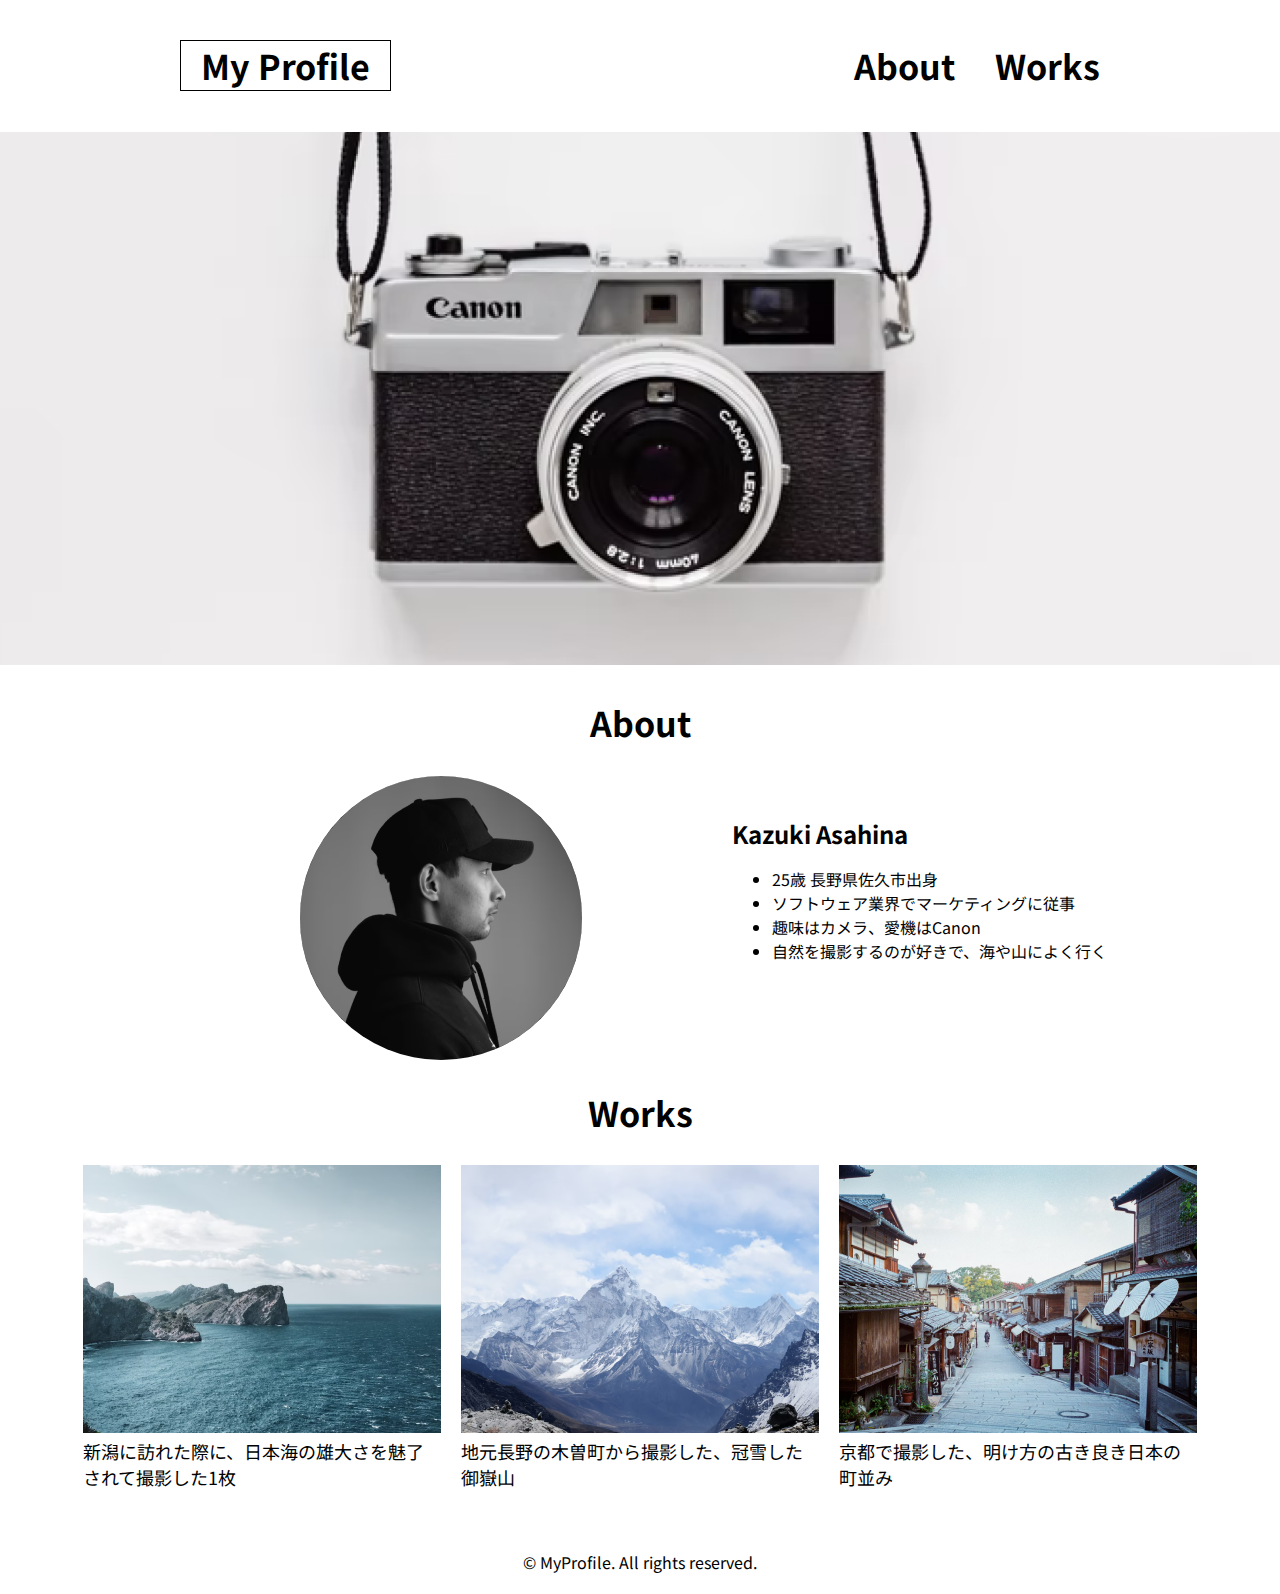
<file: kadai_001/index.html>
<!DOCTYPE html>
<head>
  <meta charset="UTF-8">
  <meta name="viewport" content="width=device-width, initial-scale=1.0">
  <meta name="description" content="Kazuki Asahinaの自己紹介と趣味のカメラで撮影した写真を掲載しているサイトです。">
  <title>MyProfile</title>
  <link rel="stylesheet" href="style.css">
  <link rel="preconnect" href="https://fonts.googleapis.com">
  <link rel="preconnect" href="https://fonts.gstatic.com" crossorigin="">
  <link href="https://fonts.googleapis.com/css2?family=Noto+Sans+JP&amp;display=swap" rel="stylesheet">
</head>

<body>
  <header>
    <div class="header-inner">
      <h1>
        <a href="index.html" class="home">My Profile</a>
      </h1>
      
      <!-- ナビゲーションメニュー -->
      <nav>
        <ul class="menu">
          <li><a href="#about">About</a></li>
          <li><a href="#works">Works</a></li>
        </ul>
      </nav>
    </div>
  </header>
  
  <main>
    <article>
      <!-- メイン画像 -->
      <div>
        <img src="images/main.png"alt="CanonのCamera" class="mainpic">
      </div>

      <!-- About -->
      <section class="about">
        <h2 id="about">About</h2>
        <div class="about-inner">
          <img src="images/about.png" alt="Kazuki Asahina" class="circle">
          <div class="content">
            <p class="name">Kazuki Asahina</p>
            <ul>
              <li>25歳 長野県佐久市出身</li>
              <li>ソフトウェア業界でマーケティングに従事</li>
              <li>趣味はカメラ、愛機はCanon</li>
              <li>自然を撮影するのが好きで、海や山によく行く</li>
            </ul>
          </div>

        </div>
      </section>

      <!-- Works -->
      <section class="works">
        <h2 id="works">Works</h2>
        <div class="works-inner">
          <div class="item">
            <img src="images/works1.png" alt="日本海">
            <p>新潟に訪れた際に、日本海の雄大さを魅了されて撮影した1枚</p>
          </div>

          <div class="item">
            <img src="images/works2.png" alt="冠雪した御嶽山">
            <p>地元長野の木曽町から撮影した、冠雪した御嶽山</p>
          </div>

          <div class="item">
            <img src="images/works3.png" alt="京都の街並み">
            <p>京都で撮影した、明け方の古き良き日本の町並み</p>
          </div>
          
        </div>
      </section>
    </article>
  </main>

  <!-- フッター -->
  <footer>
  <p>&copy; MyProfile. All rights reserved.</p>
  </footer>


</body></html>
</file>
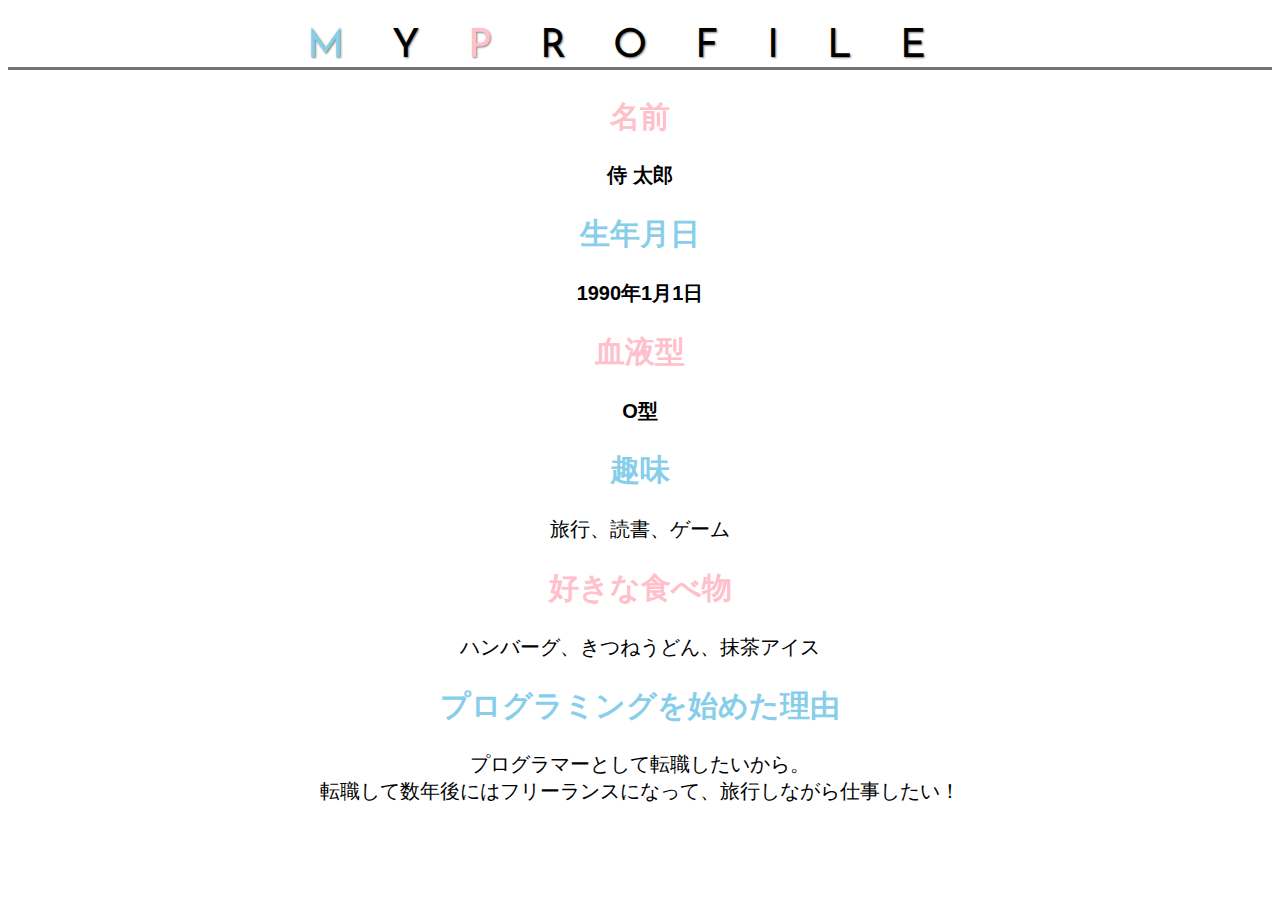
<file: kadai_015/kadai_015.html>
<!DOCTYPE html>
<html>
<head>
  <title>15章課題</title>
  <meta charset="UTF-8">
  <meta name="description" content="このページは15章の課題です。">
  <link rel="stylesheet" href="style.css">
  <link rel="preconnect" href="https://fonts.googleapis.com">
  <link rel="preconnect" href="https://fonts.gstatic.com" crossorigin>
  <link href="https://fonts.googleapis.com/css2?family=Josefin+Sans&display=swap" rel="stylesheet">
</head>
<body>
  <h1><span class="blue">M</span>Y<span class="pink">P</span>ROFILE</h1>
  <div id="basic">
    <h2 class="pink">名前</h2>
    <p>侍 太郎</p>
    <h2 class="blue">生年月日</h2>
    <p>1990年1月1日</p>
    <h2 class="pink">血液型</h2>
    <p>O型</p>
  </div>
  <h2 class="blue">趣味</h2>
  <p>旅行、読書、ゲーム</p>
  <h2 class="pink">好きな食べ物</h2>
  <p>ハンバーグ、きつねうどん、抹茶アイス</p>
  <h2 class="blue">プログラミングを始めた理由</h2>
  <p>プログラマーとして転職したいから。<br>転職して数年後にはフリーランスになって、旅行しながら仕事したい！</p>
</body>
</html>
</file>
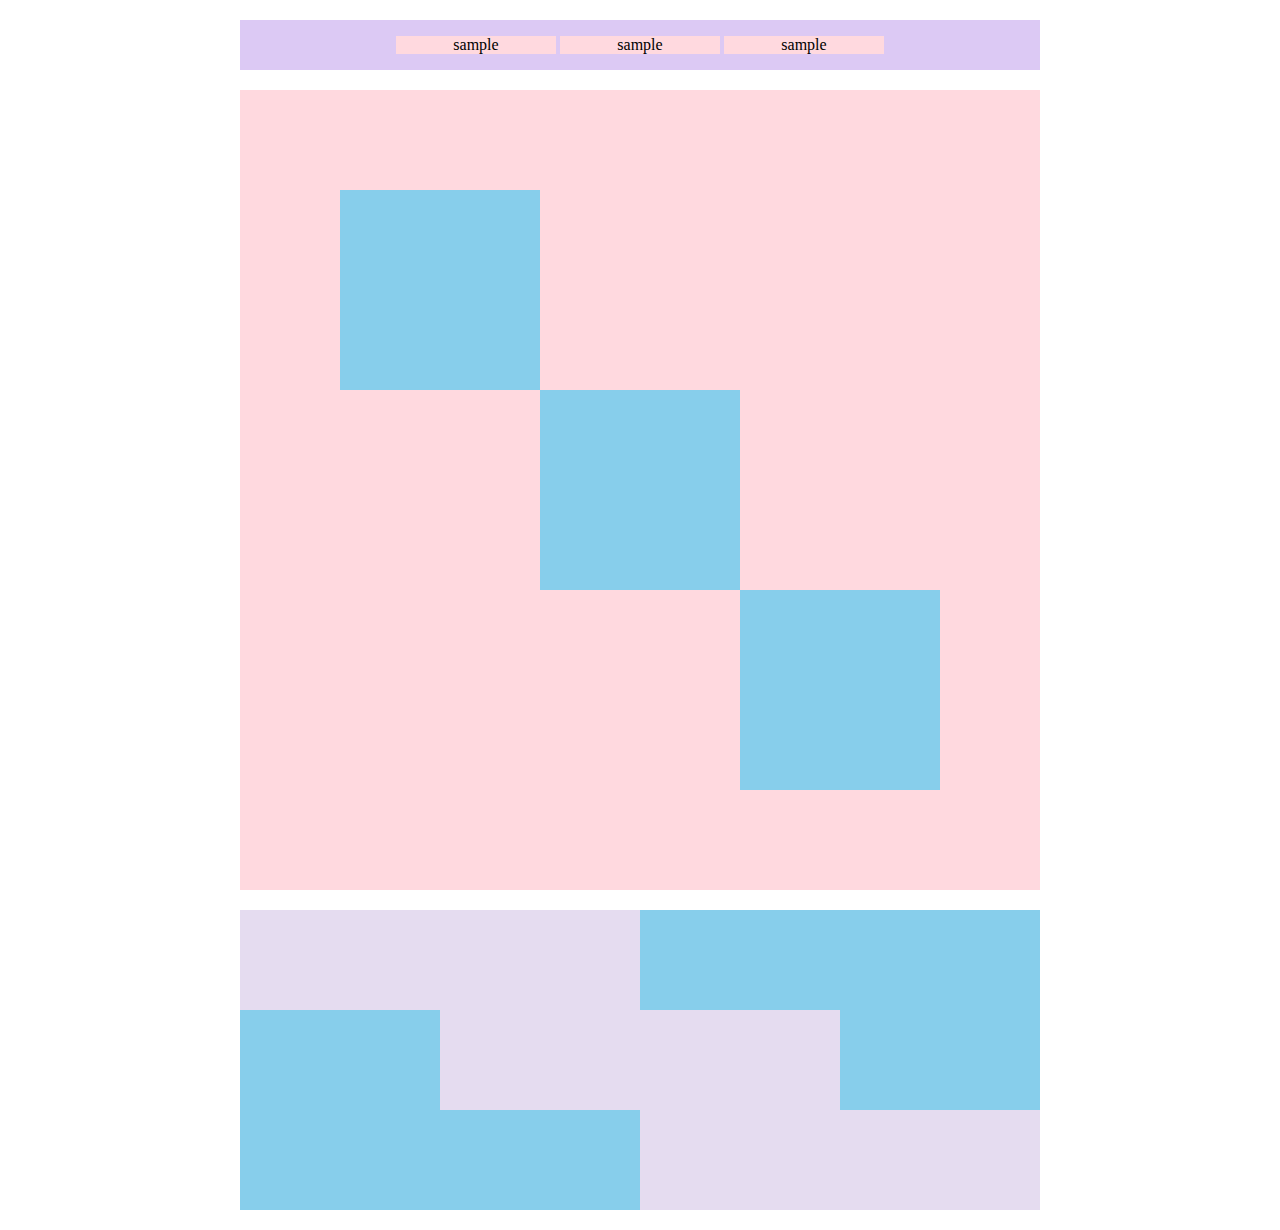
<file: kadai_018/kadai_018.html>
<!DOCTYPE html>
<html>
<head>
  <meta charset="UTF-8">
  <link rel="stylesheet" href="style.css">
  <meta name="description" content="このページは18章の課題です。">
  <title>18章課題</title>
</head>
<body>
  <div id="top">
    <p class="top-child">sample</p>
    <p class="top-child">sample</p>
    <p class="top-child">sample</p>
  </div>
  <div id="middle">
    <div id="middle-child01"></div>
    <div id="middle-child02"></div>
    <div id="middle-child03"></div>
  </div>
  <div id="bottom">
    <div id="bottom-child01"></div>
    <div id="bottom-child02"></div>
    <div id="bottom-child03"></div>
  </div>
</body>
</html>
</file>
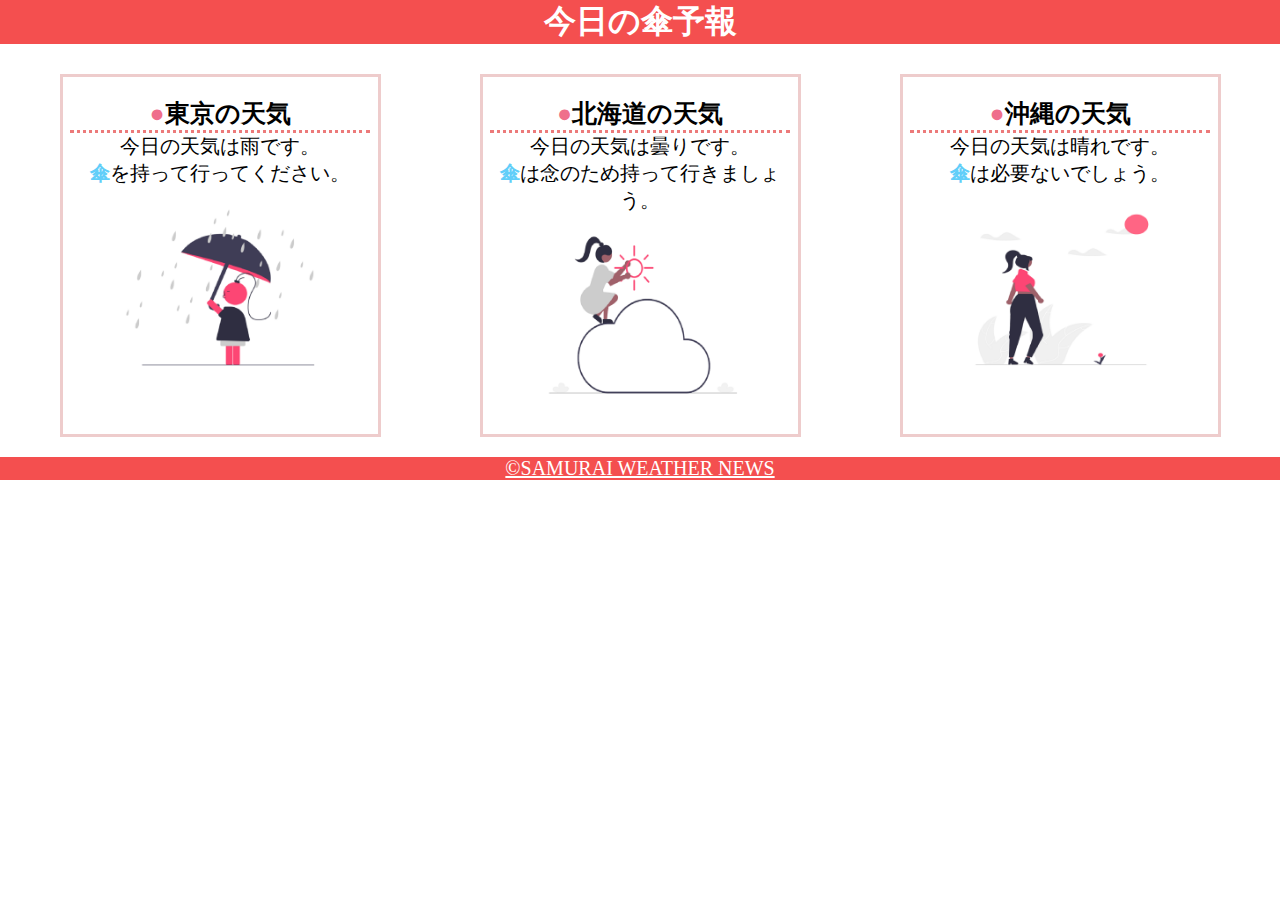
<file: kadai_022/kadai_022.html>
<!DOCTYPE html>
<html lang="en">
<head>
  <meta charset="UTF-8">
  <meta name="viewport" content="width=device-width, initial-scale=1.0">
  <title>Document</title>
  <link rel="stylesheet" href="style.css">
</head>
<body>
  <header><h1>今日の傘予報</h1></header>
  <main>
    <div id="parent">
      <div class="contents">
        <h2>東京の天気</h2>
        <p>今日の天気は雨です。</p>
        <p>傘を持って行ってください。</p>
        <img src="images/rainy .png" alt="雨のアイコン">
      </div>
      <div class="contents">
        <h2>北海道の天気</h2>             
        <p>今日の天気は曇りです。</p>
        <p>傘は念のため持って行きましょう。</p>
        <img src="images/cloudy .png" alt="曇りのアイコン">
      </div>
      <div class="contents">
        <h2>沖縄の天気</h2>
        <p>今日の天気は晴れです。</p>
        <p>傘は必要ないでしょう。</p>
        <img src="images/sunny .png" alt="晴れのアイコン">
      </div>
    </div>
  </main>
  <footer>
    <a href="https://www.sejuku.net/corp/">
      &copy;SAMURAI WEATHER NEWS
    </a>
  </footer>
</body>
</html>
</file>
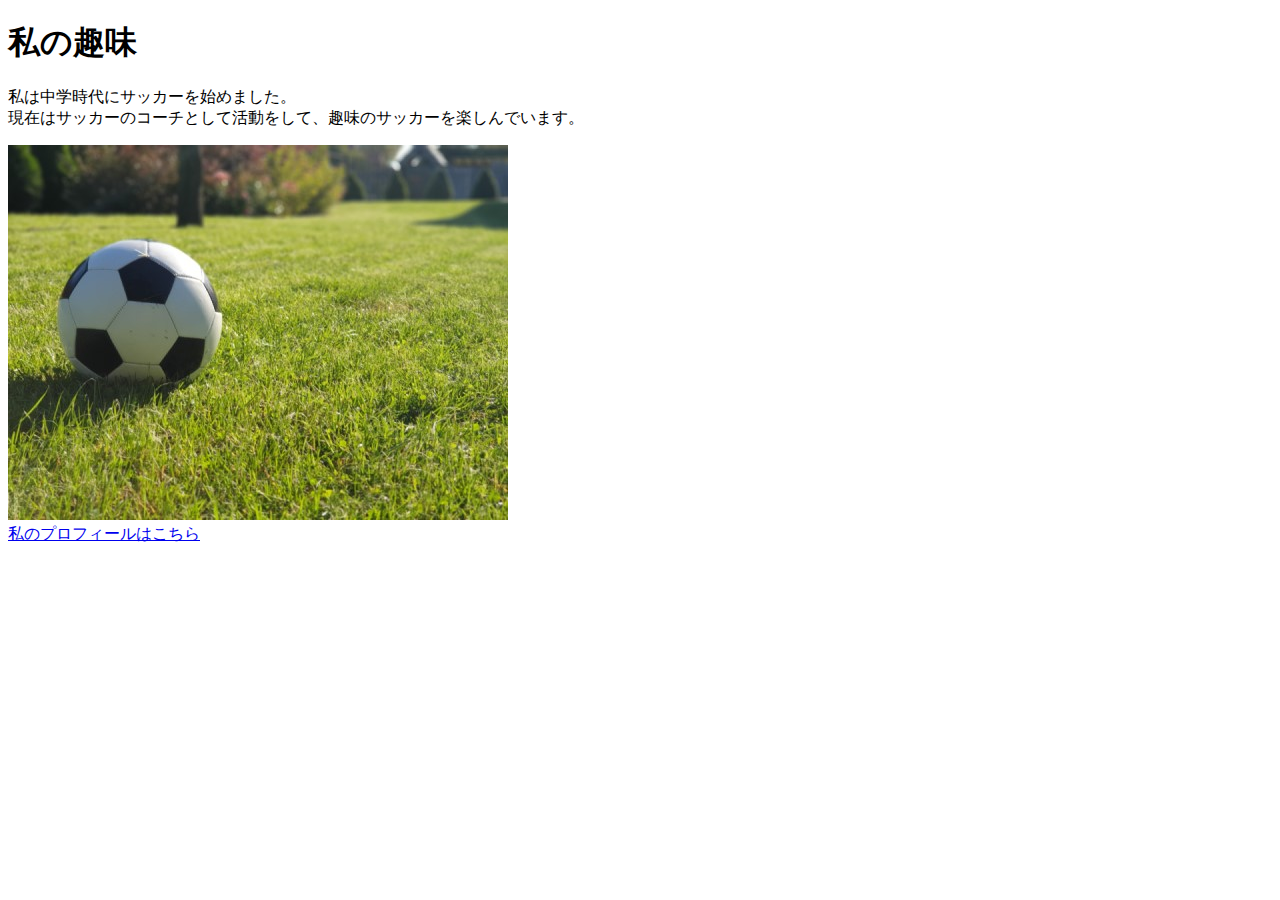
<file: kadai_005/html/kadai_005.html>
<!DOCTYPE html>
<html lang="en">
<head>
  <meta charset="UTF-8">
  <meta name="description" content="このページは5章の課題です。">
  <title>5章課題</title>
</head>
<body>
  <h1>私の趣味</h1>
  <p>私は中学時代にサッカーを始めました。<br>現在はサッカーのコーチとして活動をして、趣味のサッカーを楽しんでいます。</p>
  <img src="../images/sample.jpg" alt="">

  <a href="https://twitter.com/samuraijuku"><br>
    私のプロフィールはこちら</a>
  
</body>
</html>
</file>
<file: kadai_001/style.css>
body{
  padding: 0;
  margin: 0;
  color: black;
  background-color: #ffffff;
  font-family: "Noto Sans JP", serif;
}

p{
  margin: 0;
}

.header-inner{
  display: flex;
  flex-wrap: wrap;
  justify-content: space-between;
  align-items: center;
  max-width: 960px;
  margin: 20px auto;
}


.home{
  font-size: 34px;
  color: black;
  text-decoration: none;
  font-weight: bold;
  border: solid 1px black;
  padding: 0px 20px;
  margin: 0 0 0 20px;
}

.menu{
  display: flex;
}
nav li{
  margin: 0 20px;
  list-style: none;
}

nav a{
  font-size: 34px;
  color: black;
  font-weight: bold;
  text-decoration: none;
}

.mainpic{
  max-width: 100%
}

#about{
  font-size: 34px;
  font-weight: bold;
  text-align: center;
}

.about-inner{
  display: flex;
}

.circle{
 margin-left: 300px;
 border-radius: 150px;
}

.content{
  margin:40px 0 0 150px;
}

.content p{
  font-size: 24px;
  font-weight: bold;
}

#works{
  font-size: 34px;
  font-weight: bold;
  text-align: center;
}

.works-inner{
  display: flex;
  justify-content: center;
  margin: 0 auto;
  max-width: 960px;
}

.item{
  margin: 0 10px;
  padding-bottom: 60px;
}

.item p{
  font-size: 18px;
}

footer p{
  text-align: center;
  margin-bottom: 20px;
}

@media (max-width:767px) {
  h1 {
    font-size: 28px;
  }
  
  h2 {
    padding: 30px 0 20px;
    font-size: 28px;
  }

  nav li {
    margin: 0 10px;
  }

  nav a {
    font-size: 21px;
  }

  .item {
    width: 100%;
    text-align: center;
    padding-bottom: 40px;
  }
  
}
</file>
<file: kadai_015/style.css>
html {
  font-size: 20px;
}

body{
  font-family: "Arial", "Meiryo", sans-serif;
  font-size: 20px;
  text-align: center;
}

.blue{
  color: skyblue;
}

.pink{
  color: rgb(255, 192, 203);
}

h1{
  font-family: "Josefin Sans","Arial", "Meiryo", serif;
  font-optical-sizing: auto;
  font-weight: 400;
  font-style: normal;
  font-size: 2rem;
  letter-spacing: 1.2em;
  text-shadow: 1px 1px 2px gray;
  border-bottom: solid 3px rgb(115, 115, 114
  );
}

#basic>h2{
  font-weight: bold;
}

#basic>p{
  font-weight: bold;
}
</file>
<file: kadai_018/style.css>
#top{
  width: 800px;
  background-color: #dcc9f4;
  margin: 20px auto;
  text-align: center;
}

.top-child{
  display: inline-block;
  width: 20%;
  background-color: #ffd9df; 
}

#middle{
  position: relative;
  width: 800px;
  height: 800px;
  margin: 20px auto;
 background-color: #ffd9df;
}

#middle-child01{
  width: 200px;
  height: 200px;
  background-color: #87ceeb;
  position: relative;
  top: 100px;
  left: 100px;
}

#middle-child02{
  background-color: #87ceeb;
  position: absolute;
  top: 300px;
  left: 300px;
  width: 200px;
  height: 200px;
}

#middle-child03{
  background-color: #87ceeb;
  position: absolute;
  top: 500px;
  left: 500px;
  width: 200px;
  height: 200px;
}

#bottom{
  position: relative;
  width: 800px;
  height: 300px;
  margin: 20px auto;
  background-color: #87ceeb;
}

#bottom-child01{
  width: 400px;
  height: 100px;
  background-color: #e5dcf0;
}

#bottom-child02{
  position: absolute;
  width: 400px;
  height: 100px;
  background-color: #e5dcf0;
  left: 200px;
}

#bottom-child03{
  position: absolute;
  width: 400px;
  height: 100px;
  background-color: #e5dcf0;
  left: 400px;
  top: 200px;
}
</file>
<file: kadai_022/style.css>
h1,p,body{
  margin: 0;
 }

 p,a{
  font-size: 20px;
 }

 header{
  margin-bottom: 20px;
  background-color: rgb(244, 79, 79);
  text-align: center;
 }

 h1{
  color: rgb(255, 255, 255);
 }

 main{
  margin: 10px;
 }

 #parent{
  display: flex;
  justify-content: space-around                ;
 }

 .contents{                   
   border: solid 3px rgb(238, 204, 204);
   flex-basis: 25%;
   margin: 10px 15px;
   padding: 20px 0;
   align-items: center;
   text-align: center;
  }                  

  h2::before{
  content: "●";
  color: rgb(239, 111, 139);
 }

 h2{
  font-size: 25px;
  border-bottom: dotted 3px rgb(236, 122, 122);
  width: 300px;
  margin: 0 auto;
 }

 div p:nth-child(3)::first-letter {
 font-weight: bold;
 color: rgb(97, 206, 249);
 }

 img{
  margin: 10px 0;
  width: 70%;
 }

 footer{
  background-color: rgb(244, 79, 79);
  text-align: center;
 }
 
 a{
  color: rgb(255, 255, 255);
 }

 a:visited{
  color: rgb(193, 234, 254);
 }

 a:hover{
  color: rgb(245, 178, 168);
 }


@media screen and(max-width768px) {
  h2{
    font-size: 30px;
  }

  p{
    font-size: 25px;
  }
  
  #parent{
    flex-direction: column;
  }
}
</file>
